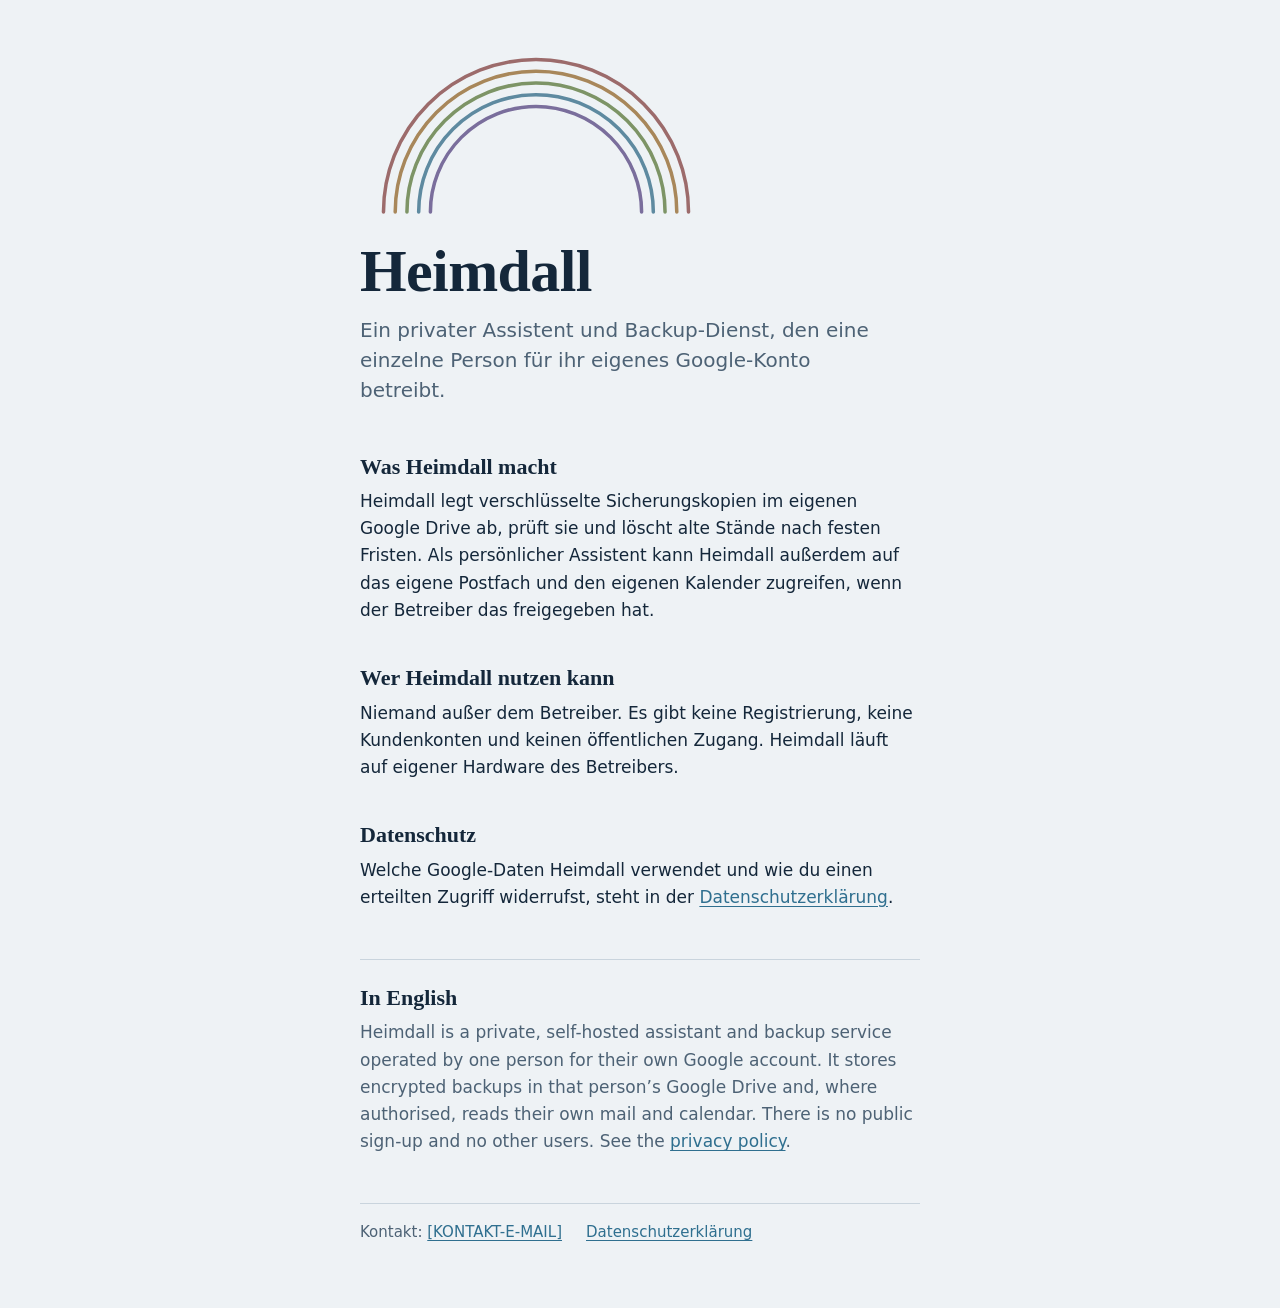
<file: index.html>
<!doctype html>
<html lang="de">
<head>
<meta charset="utf-8">
<meta name="viewport" content="width=device-width, initial-scale=1">
<title>Heimdall – privater Assistent und Backup-Dienst</title>
<meta name="description" content="Heimdall ist ein privater, selbst betriebener Assistent und Backup-Dienst für ein einzelnes Google-Konto.">
<link rel="stylesheet" href="style.css">
</head>
<body>
<main>
<svg class="bridge" viewBox="0 -18 300 136" aria-hidden="true"><path d="M20 115 A130 130 0 0 1 280 115" stroke="var(--b1)"/><path d="M30 115 A120 120 0 0 1 270 115" stroke="var(--b2)"/><path d="M40 115 A110 110 0 0 1 260 115" stroke="var(--b3)"/><path d="M50 115 A100 100 0 0 1 250 115" stroke="var(--b4)"/><path d="M60 115 A90 90 0 0 1 240 115" stroke="var(--b5)"/></svg>
<h1>Heimdall</h1>
<p class="lead">Ein privater Assistent und Backup-Dienst, den eine einzelne Person für ihr eigenes Google-Konto betreibt.</p>

<h2>Was Heimdall macht</h2>
<p>Heimdall legt verschlüsselte Sicherungskopien im eigenen Google Drive ab, prüft sie und löscht alte Stände nach festen Fristen. Als persönlicher Assistent kann Heimdall außerdem auf das eigene Postfach und den eigenen Kalender zugreifen, wenn der Betreiber das freigegeben hat.</p>

<h2>Wer Heimdall nutzen kann</h2>
<p>Niemand außer dem Betreiber. Es gibt keine Registrierung, keine Kundenkonten und keinen öffentlichen Zugang. Heimdall läuft auf eigener Hardware des Betreibers.</p>

<h2>Datenschutz</h2>
<p>Welche Google-Daten Heimdall verwendet und wie du einen erteilten Zugriff widerrufst, steht in der <a href="datenschutz.html">Datenschutzerklärung</a>.</p>

<section class="en" lang="en">
<h2>In English</h2>
<p>Heimdall is a private, self-hosted assistant and backup service operated by one person for their own Google account. It stores encrypted backups in that person’s Google Drive and, where authorised, reads their own mail and calendar. There is no public sign-up and no other users. See the <a href="datenschutz.html#en">privacy policy</a>.</p>
</section>

<footer><span>Kontakt: <a href="mailto:[KONTAKT-E-MAIL]">[KONTAKT-E-MAIL]</a></span><a href="datenschutz.html">Datenschutzerklärung</a></footer>
</main>
</body>
</html>
</file>
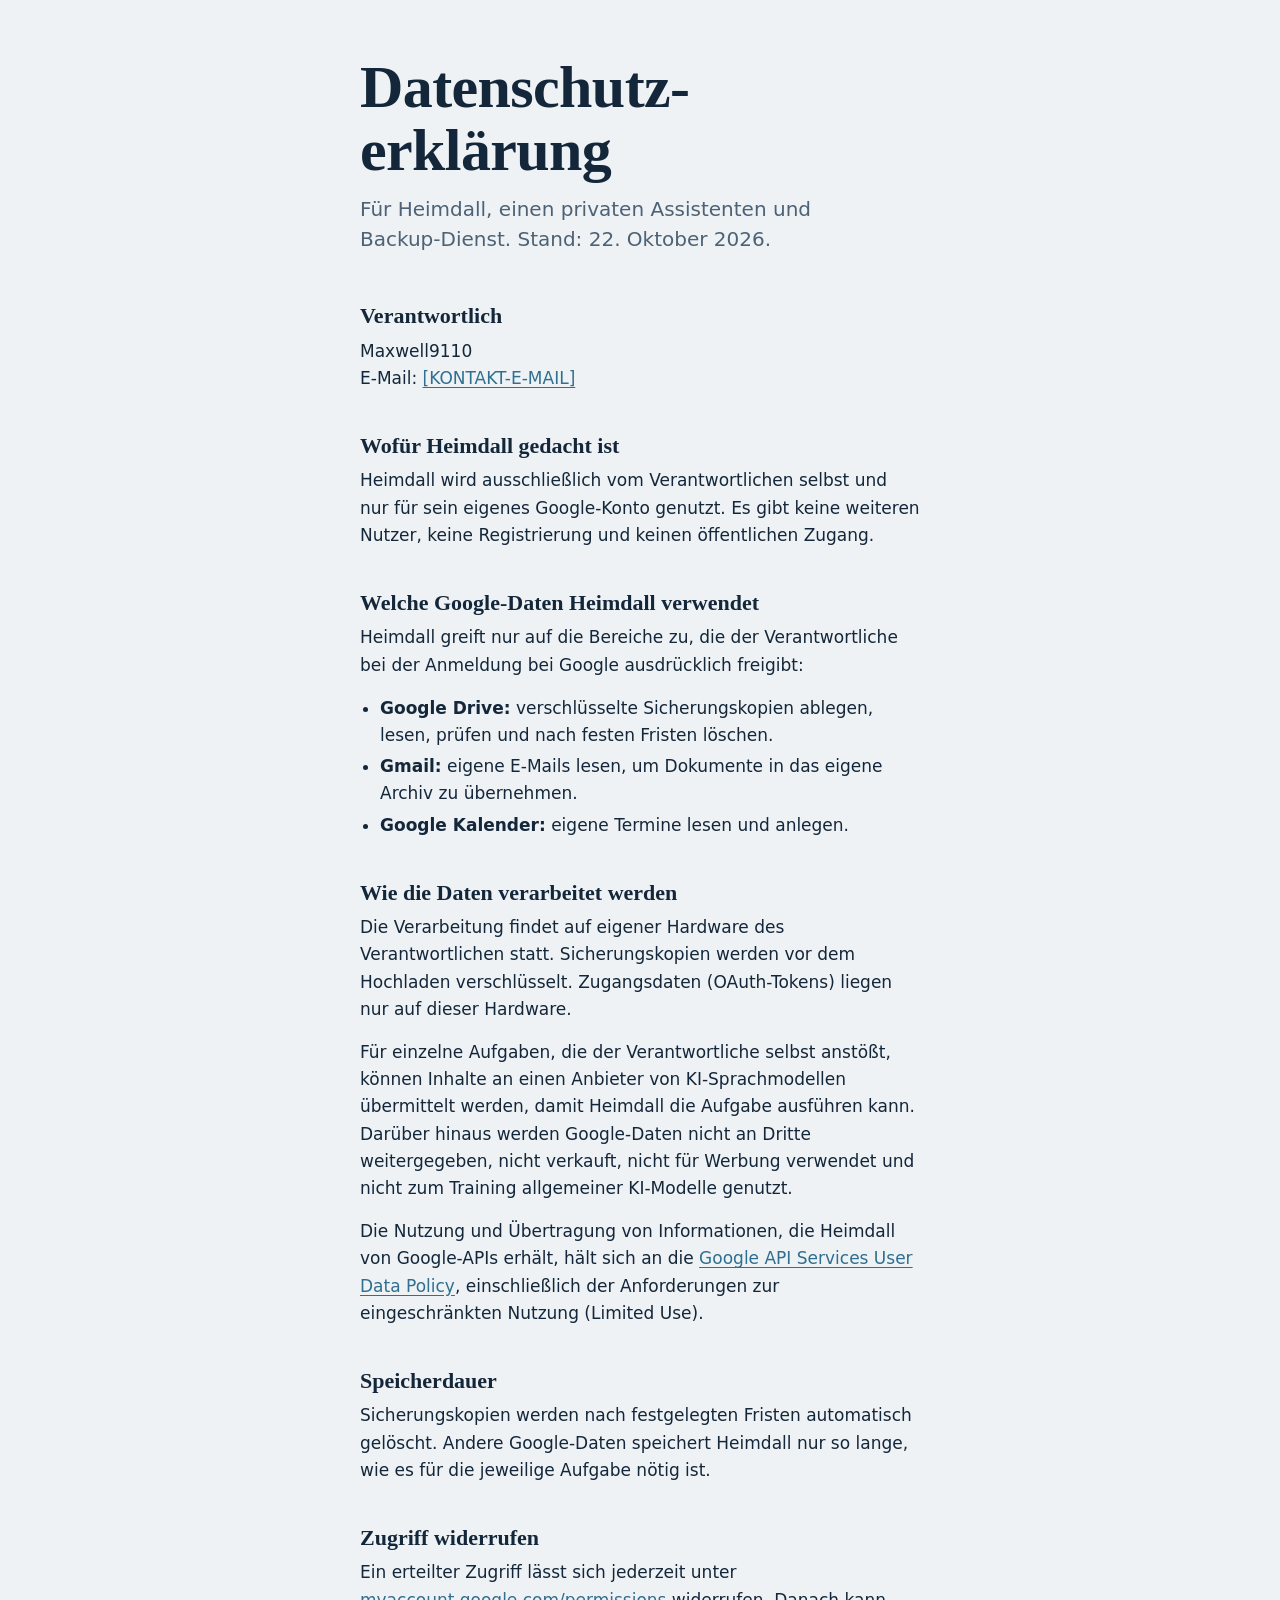
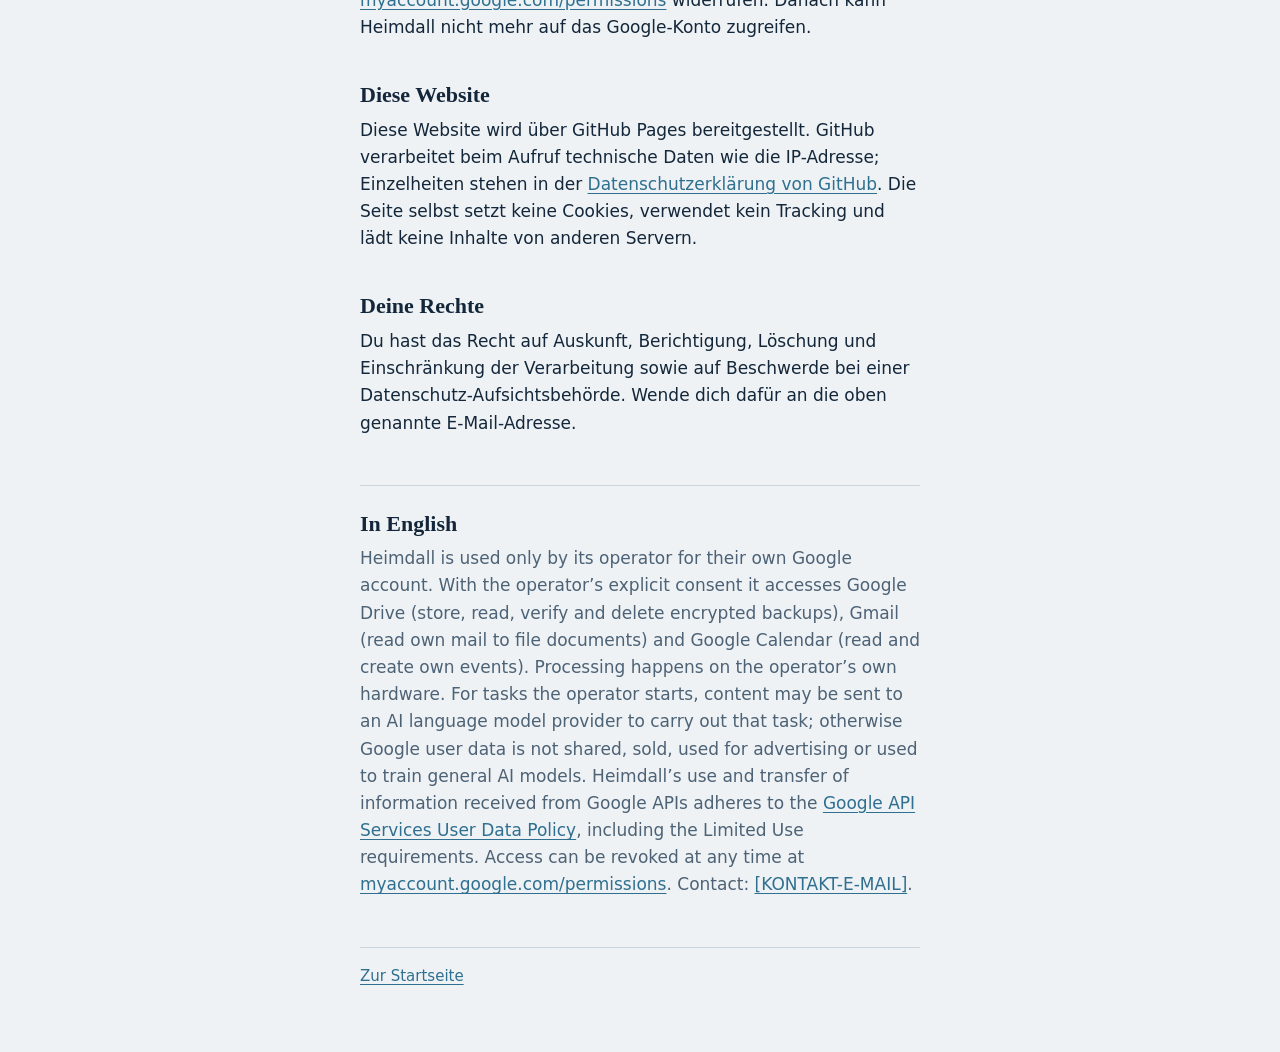
<file: datenschutz.html>
<!doctype html>
<html lang="de">
<head>
<meta charset="utf-8">
<meta name="viewport" content="width=device-width, initial-scale=1">
<title>Datenschutzerklärung – Heimdall</title>
<link rel="stylesheet" href="style.css">
</head>
<body>
<main>
<h1>Datenschutz­erklärung</h1>
<p class="lead">Für Heimdall, einen privaten Assistenten und Backup-Dienst. Stand: 22. Oktober 2026.</p>

<h2>Verantwortlich</h2>
<p>Maxwell9110<br>E-Mail: <a href="mailto:maxwelltvtv@gmail.com">[KONTAKT-E-MAIL]</a></p>

<h2>Wofür Heimdall gedacht ist</h2>
<p>Heimdall wird ausschließlich vom Verantwortlichen selbst und nur für sein eigenes Google-Konto genutzt. Es gibt keine weiteren Nutzer, keine Registrierung und keinen öffentlichen Zugang.</p>

<h2>Welche Google-Daten Heimdall verwendet</h2>
<p>Heimdall greift nur auf die Bereiche zu, die der Verantwortliche bei der Anmeldung bei Google ausdrücklich freigibt:</p>
<ul>
<li><strong>Google Drive:</strong> verschlüsselte Sicherungskopien ablegen, lesen, prüfen und nach festen Fristen löschen.</li>
<li><strong>Gmail:</strong> eigene E-Mails lesen, um Dokumente in das eigene Archiv zu übernehmen.</li>
<li><strong>Google Kalender:</strong> eigene Termine lesen und anlegen.</li>
</ul>

<h2>Wie die Daten verarbeitet werden</h2>
<p>Die Verarbeitung findet auf eigener Hardware des Verantwortlichen statt. Sicherungskopien werden vor dem Hochladen verschlüsselt. Zugangsdaten (OAuth-Tokens) liegen nur auf dieser Hardware.</p>
<p>Für einzelne Aufgaben, die der Verantwortliche selbst anstößt, können Inhalte an einen Anbieter von KI-Sprachmodellen übermittelt werden, damit Heimdall die Aufgabe ausführen kann. Darüber hinaus werden Google-Daten nicht an Dritte weitergegeben, nicht verkauft, nicht für Werbung verwendet und nicht zum Training allgemeiner KI-Modelle genutzt.</p>
<p>Die Nutzung und Übertragung von Informationen, die Heimdall von Google-APIs erhält, hält sich an die <a href="https://developers.google.com/terms/api-services-user-data-policy">Google API Services User Data Policy</a>, einschließlich der Anforderungen zur eingeschränkten Nutzung (Limited Use).</p>

<h2>Speicherdauer</h2>
<p>Sicherungskopien werden nach festgelegten Fristen automatisch gelöscht. Andere Google-Daten speichert Heimdall nur so lange, wie es für die jeweilige Aufgabe nötig ist.</p>

<h2>Zugriff widerrufen</h2>
<p>Ein erteilter Zugriff lässt sich jederzeit unter <a href="https://myaccount.google.com/permissions">myaccount.google.com/permissions</a> widerrufen. Danach kann Heimdall nicht mehr auf das Google-Konto zugreifen.</p>

<h2>Diese Website</h2>
<p>Diese Website wird über GitHub Pages bereitgestellt. GitHub verarbeitet beim Aufruf technische Daten wie die IP-Adresse; Einzelheiten stehen in der <a href="https://docs.github.com/de/site-policy/privacy-policies/github-general-privacy-statement">Datenschutzerklärung von GitHub</a>. Die Seite selbst setzt keine Cookies, verwendet kein Tracking und lädt keine Inhalte von anderen Servern.</p>

<h2>Deine Rechte</h2>
<p>Du hast das Recht auf Auskunft, Berichtigung, Löschung und Einschränkung der Verarbeitung sowie auf Beschwerde bei einer Datenschutz-Aufsichtsbehörde. Wende dich dafür an die oben genannte E-Mail-Adresse.</p>

<section class="en" lang="en" id="en">
<h2>In English</h2>
<p>Heimdall is used only by its operator for their own Google account. With the operator’s explicit consent it accesses Google Drive (store, read, verify and delete encrypted backups), Gmail (read own mail to file documents) and Google Calendar (read and create own events). Processing happens on the operator’s own hardware. For tasks the operator starts, content may be sent to an AI language model provider to carry out that task; otherwise Google user data is not shared, sold, used for advertising or used to train general AI models. Heimdall’s use and transfer of information received from Google APIs adheres to the <a href="https://developers.google.com/terms/api-services-user-data-policy">Google API Services User Data Policy</a>, including the Limited Use requirements. Access can be revoked at any time at <a href="https://myaccount.google.com/permissions">myaccount.google.com/permissions</a>. Contact: <a href="mailto:[KONTAKT-E-MAIL]">[KONTAKT-E-MAIL]</a>.</p>
</section>

<footer><a href="index.html">Zur Startseite</a></footer>
</main>
</body>
</html>
</file>
<file: style.css>
:root{--bg:#EEF2F5;--ink:#14273A;--muted:#4D6275;--accent:#2F6F8F;--rule:#C9D4DD;--b1:#9C6B6B;--b2:#A8875A;--b3:#7D9466;--b4:#5E8AA0;--b5:#7A6E9C;color-scheme:light}
@media (prefers-color-scheme:dark){:root{--bg:#0F1C28;--ink:#E3EAF0;--muted:#9AAFC0;--accent:#7FB8D4;--rule:#2A3D4F;--b1:#C48E8E;--b2:#CDAE7E;--b3:#A3BB8A;--b4:#86B2C8;--b5:#A498C4;color-scheme:dark}}
*{box-sizing:border-box}
html{background:var(--bg)}
body{margin:0;background:var(--bg);color:var(--ink);font:1.0625rem/1.6 system-ui,-apple-system,"Segoe UI",Roboto,sans-serif}
main{max-width:38rem;margin:0 auto;padding:3.5rem 1.5rem 4rem}
.bridge{display:block;width:100%;max-width:22rem;height:auto;margin:0 0 1.5rem}
.bridge path{fill:none;stroke-width:3;stroke-linecap:round;stroke-dasharray:420;stroke-dashoffset:420;animation:draw 1.6s ease-out forwards}
.bridge path:nth-child(2){animation-delay:.08s}.bridge path:nth-child(3){animation-delay:.16s}.bridge path:nth-child(4){animation-delay:.24s}.bridge path:nth-child(5){animation-delay:.32s}
@keyframes draw{to{stroke-dashoffset:0}}
@media (prefers-reduced-motion:reduce){.bridge path{animation:none;stroke-dashoffset:0}}
h1{font-family:"Iowan Old Style","Palatino Linotype",Palatino,"Book Antiqua",Georgia,serif;font-weight:600;font-size:clamp(2.6rem,9vw,3.75rem);line-height:1.05;letter-spacing:-.01em;margin:0 0 .75rem}
.lead{font-size:1.25rem;line-height:1.5;color:var(--muted);margin:0 0 3rem;max-width:32rem}
h2{font-family:"Iowan Old Style","Palatino Linotype",Palatino,Georgia,serif;font-weight:600;font-size:1.375rem;line-height:1.25;margin:2.5rem 0 .5rem}
p,ul{margin:0 0 1rem}ul{padding-left:1.25rem}li{margin:.25rem 0}
a{color:var(--accent);text-underline-offset:.18em}
a:focus-visible{outline:2px solid var(--accent);outline-offset:3px;border-radius:2px}
.en{margin-top:3rem;padding-top:1.5rem;border-top:1px solid var(--rule);color:var(--muted)}
.en h2{margin-top:0;color:var(--ink)}
footer{margin-top:3rem;padding-top:1rem;border-top:1px solid var(--rule);font-size:.9375rem;color:var(--muted);display:flex;flex-wrap:wrap;gap:.5rem 1.5rem}
</file>
